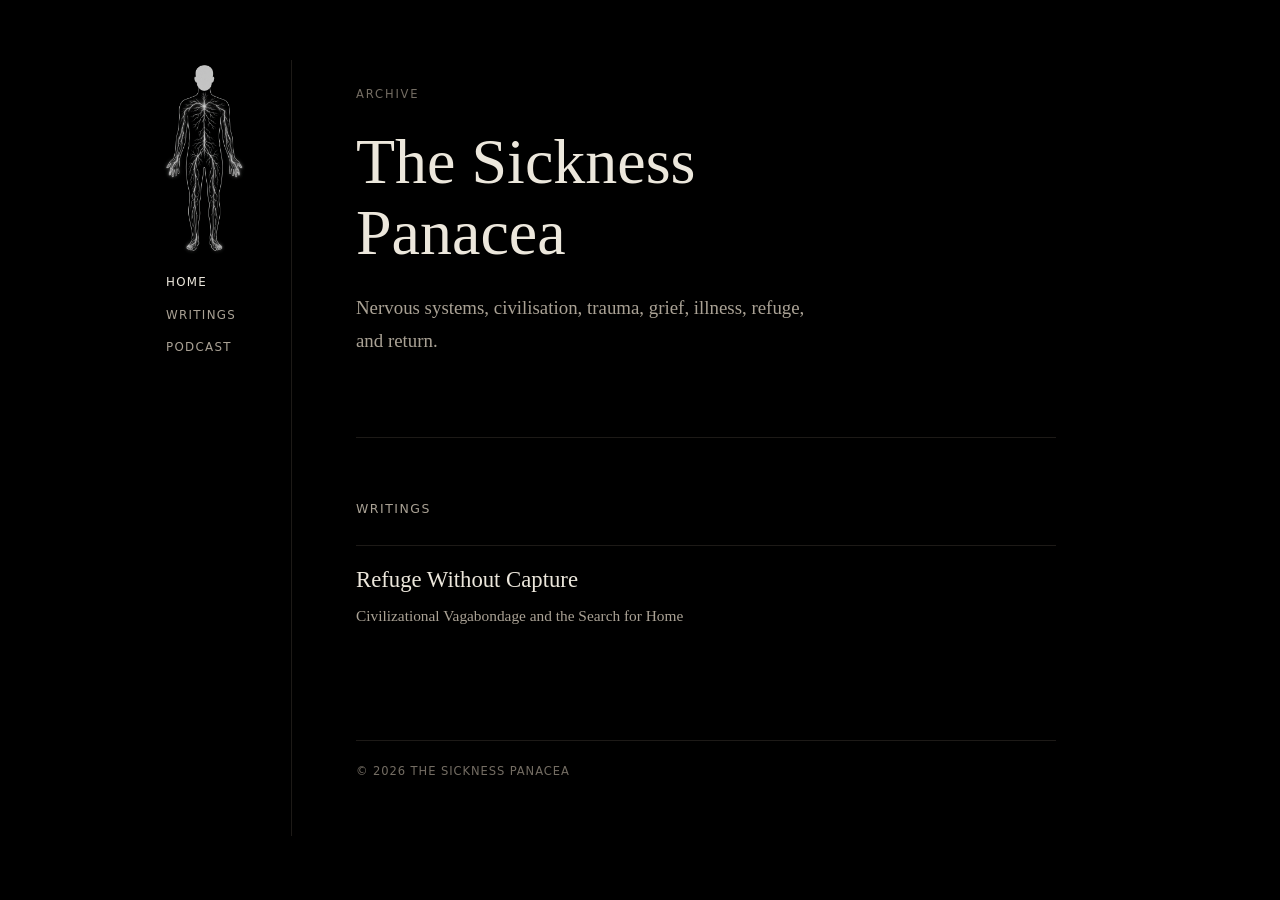
<file: index.html>
<!doctype html>
<html lang="en">
  <head>
    <meta charset="utf-8">
    <meta name="viewport" content="width=device-width, initial-scale=1">
    <title>The Sickness Panacea</title>
    <meta
      name="description"
      content="Writings on nervous systems, civilisation, trauma, grief, illness, refuge, and return."
    >
    <link rel="stylesheet" href="style.css">
  </head>
  <body>
    <div class="site-shell">
      <header class="site-header" aria-label="Site header">
        <a class="brand" href="index.html" aria-label="The Sickness Panacea home">
          <img src="assets/tsp-ans-base.png" alt="The Sickness Panacea logo">
        </a>
        <nav class="site-nav" aria-label="Primary navigation">
          <a href="index.html" aria-current="page">Home</a>
          <a href="#writings">Writings</a>
          <a href="podcast.html">Podcast</a>
        </nav>
      </header>

      <main>
        <section class="intro" aria-labelledby="site-title">
          <p class="kicker">Archive</p>
          <h1 id="site-title">The Sickness Panacea</h1>
          <p class="subtitle">
            Nervous systems, civilisation, trauma, grief, illness, refuge, and
            return.
          </p>
        </section>

        <section class="archive-list" id="writings" aria-labelledby="writings-title">
          <h2 id="writings-title">Writings</h2>
          <article class="archive-entry">
            <a href="posts/refuge-without-capture.html">
              <span class="entry-title">Refuge Without Capture</span>
              <span class="entry-note">
                Civilizational Vagabondage and the Search for Home
              </span>
            </a>
          </article>
        </section>
      </main>

      <footer class="site-footer">
        <p>&copy; <span data-current-year></span> The Sickness Panacea</p>
      </footer>
    </div>
    <script>
      document.querySelectorAll("[data-current-year]").forEach((year) => {
        year.textContent = new Date().getFullYear();
      });
    </script>
  </body>
</html>
</file>
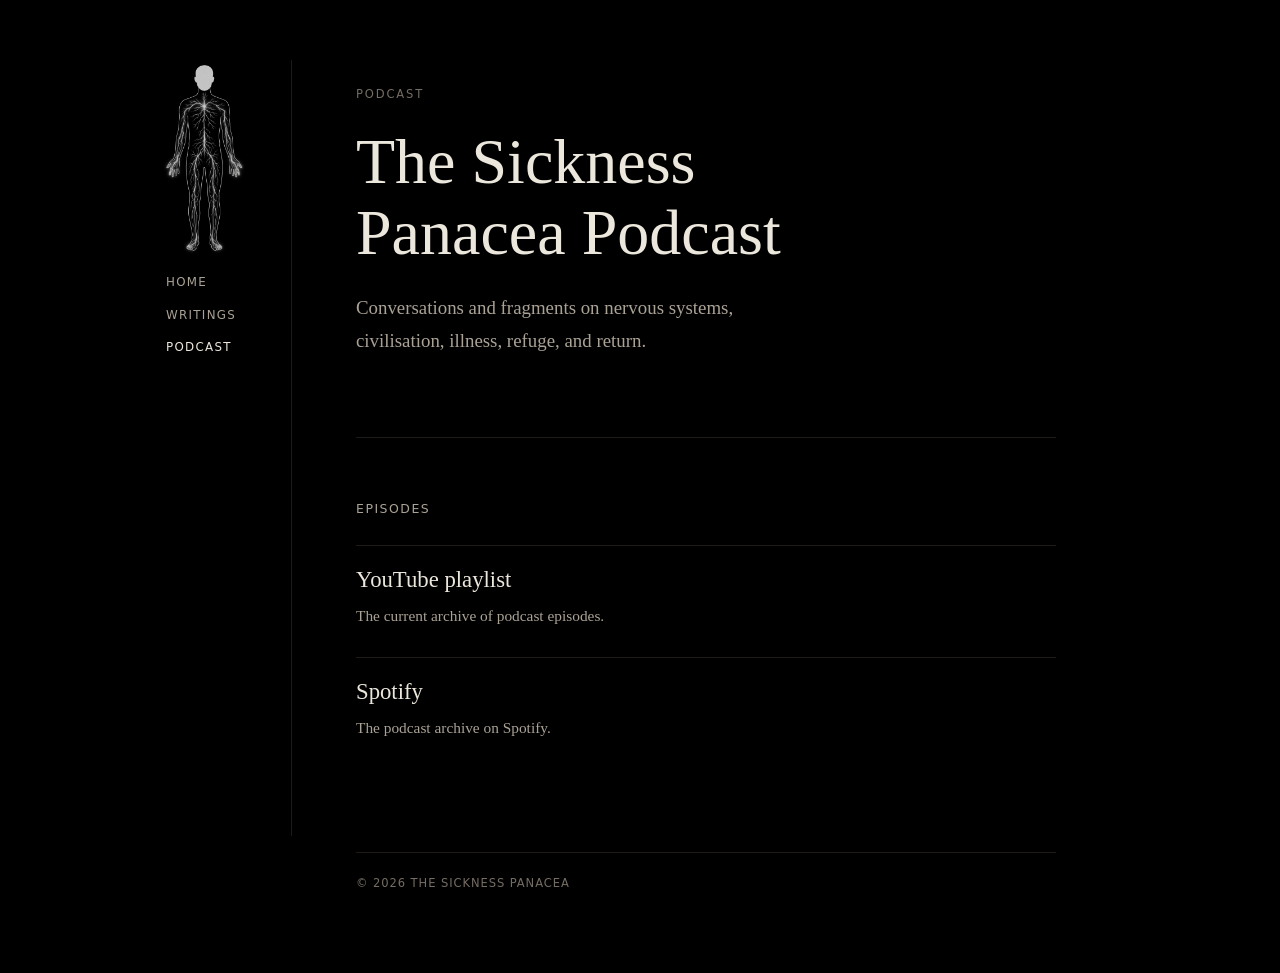
<file: podcast.html>
<!doctype html>
<html lang="en">
  <head>
    <meta charset="utf-8">
    <meta name="viewport" content="width=device-width, initial-scale=1">
    <title>Podcast - The Sickness Panacea</title>
    <meta
      name="description"
      content="The Sickness Panacea podcast."
    >
    <link rel="stylesheet" href="style.css">
  </head>
  <body>
    <div class="site-shell">
      <header class="site-header" aria-label="Site header">
        <a class="brand" href="index.html" aria-label="The Sickness Panacea home">
          <img src="assets/tsp-ans-base.png" alt="The Sickness Panacea logo">
        </a>
        <nav class="site-nav" aria-label="Primary navigation">
          <a href="index.html">Home</a>
          <a href="index.html#writings">Writings</a>
          <a href="podcast.html" aria-current="page">Podcast</a>
        </nav>
      </header>

      <main>
        <section class="intro" aria-labelledby="podcast-title">
          <p class="kicker">Podcast</p>
          <h1 id="podcast-title">The Sickness Panacea Podcast</h1>
          <p class="subtitle">
            Conversations and fragments on nervous systems, civilisation,
            illness, refuge, and return.
          </p>
        </section>

        <section class="archive-list" aria-labelledby="episodes-title">
          <h2 id="episodes-title">Episodes</h2>
          <article class="archive-entry">
            <a
              href="https://www.youtube.com/playlist?list=PLTsJO3qq2h02RzRa3wcxJq14iagQq2JB6"
              target="_blank"
              rel="noopener noreferrer"
            >
              <span class="entry-title">YouTube playlist</span>
              <span class="entry-note">
                The current archive of podcast episodes.
              </span>
            </a>
          </article>
          <article class="archive-entry">
            <a
              href="https://open.spotify.com/show/2OgM4KuCqoZz97LIRK2ecM?si=a16d2b7efd5c426c"
              target="_blank"
              rel="noopener noreferrer"
            >
              <span class="entry-title">Spotify</span>
              <span class="entry-note">
                The podcast archive on Spotify.
              </span>
            </a>
          </article>
        </section>
      </main>

      <footer class="site-footer">
        <p>&copy; <span data-current-year></span> The Sickness Panacea</p>
      </footer>
    </div>
    <script>
      document.querySelectorAll("[data-current-year]").forEach((year) => {
        year.textContent = new Date().getFullYear();
      });
    </script>
  </body>
</html>
</file>
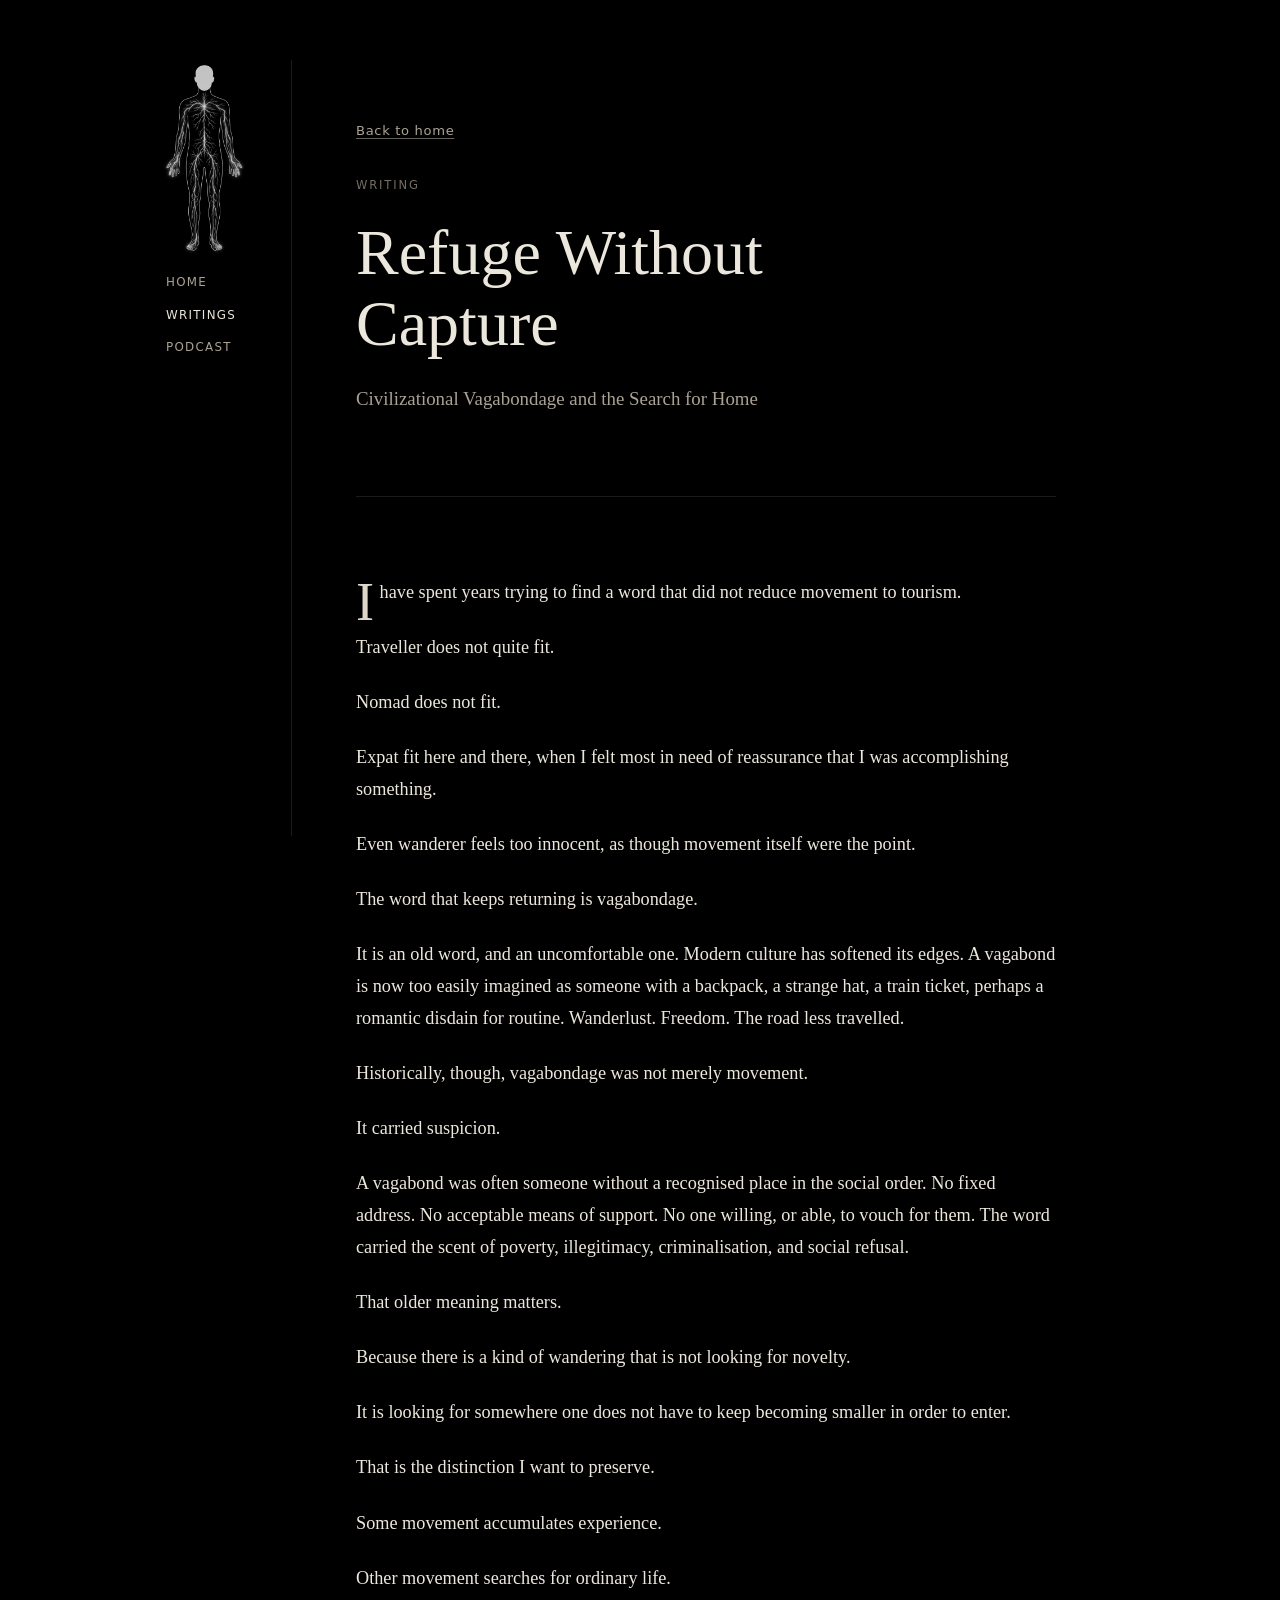
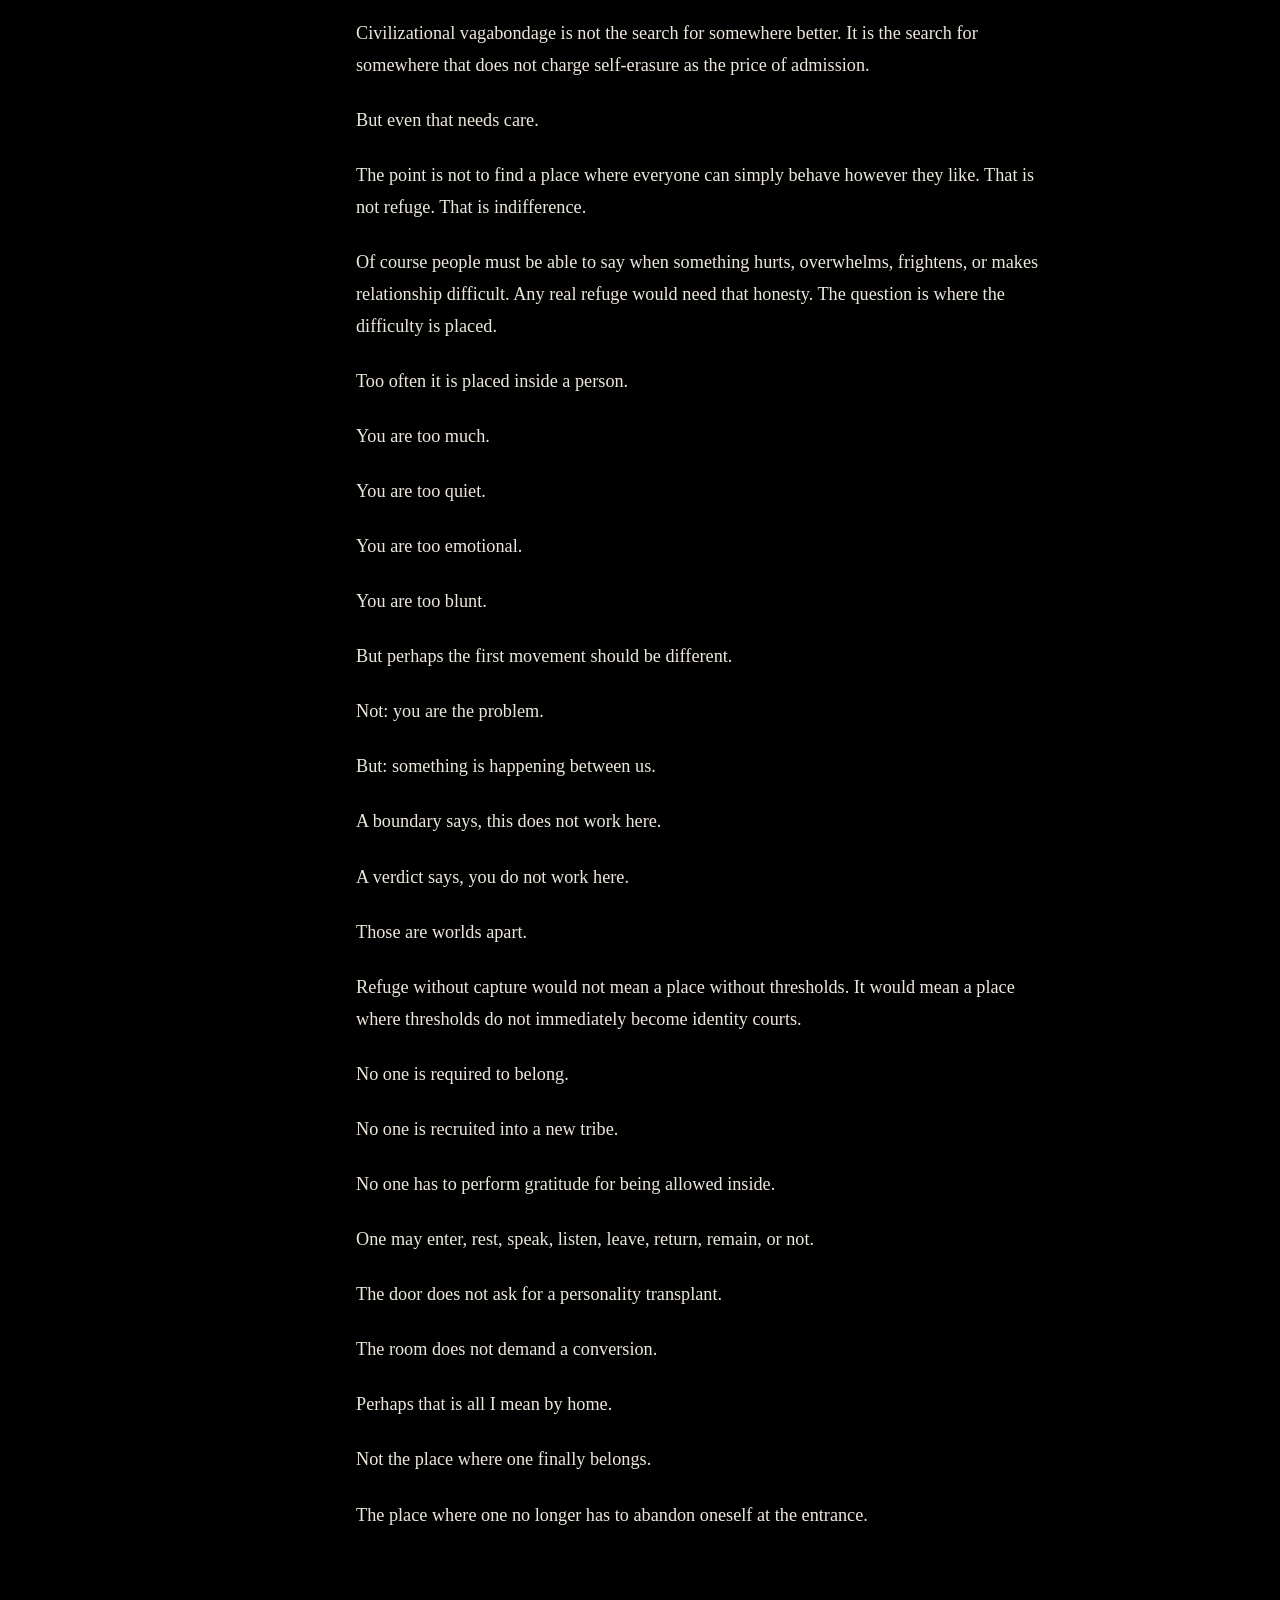
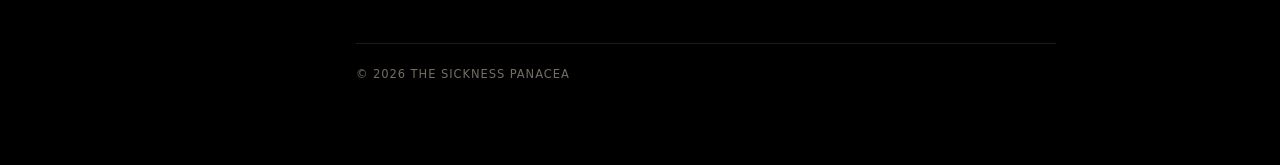
<file: posts/refuge-without-capture.html>
<!doctype html>
<html lang="en">
  <head>
    <meta charset="utf-8">
    <meta name="viewport" content="width=device-width, initial-scale=1">
    <title>Refuge Without Capture - The Sickness Panacea</title>
    <meta
      name="description"
      content="Civilizational Vagabondage and the Search for Home."
    >
    <link rel="stylesheet" href="../style.css">
  </head>
  <body>
    <div class="site-shell">
      <header class="site-header" aria-label="Site header">
        <a class="brand" href="../index.html" aria-label="The Sickness Panacea home">
          <img src="../assets/tsp-ans-base.png" alt="The Sickness Panacea logo">
        </a>
        <nav class="site-nav" aria-label="Primary navigation">
          <a href="../index.html">Home</a>
          <a href="../index.html#writings" aria-current="page">Writings</a>
          <a href="../podcast.html">Podcast</a>
        </nav>
      </header>

      <main>
        <article>
          <header class="article-header">
            <a class="back-link" href="../index.html">Back to home</a>
            <p class="kicker">Writing</p>
            <h1>Refuge Without Capture</h1>
            <p class="subtitle">
              Civilizational Vagabondage and the Search for Home
            </p>
          </header>

          <div class="essay">
            <p>
              I have spent years trying to find a word that did not reduce
              movement to tourism.
            </p>

            <p>Traveller does not quite fit.</p>

            <p>Nomad does not fit.</p>

            <p>
              Expat fit here and there, when I felt most in need of reassurance
              that I was accomplishing something.
            </p>

            <p>
              Even wanderer feels too innocent, as though movement itself were
              the point.
            </p>

            <p>The word that keeps returning is vagabondage.</p>

            <p>
              It is an old word, and an uncomfortable one. Modern culture has
              softened its edges. A vagabond is now too easily imagined as
              someone with a backpack, a strange hat, a train ticket, perhaps a
              romantic disdain for routine. Wanderlust. Freedom. The road less
              travelled.
            </p>

            <p>Historically, though, vagabondage was not merely movement.</p>

            <p>It carried suspicion.</p>

            <p>
              A vagabond was often someone without a recognised place in the
              social order. No fixed address. No acceptable means of support. No
              one willing, or able, to vouch for them. The word carried the
              scent of poverty, illegitimacy, criminalisation, and social
              refusal.
            </p>

            <p>That older meaning matters.</p>

            <p>
              Because there is a kind of wandering that is not looking for
              novelty.
            </p>

            <p>
              It is looking for somewhere one does not have to keep becoming
              smaller in order to enter.
            </p>

            <p>That is the distinction I want to preserve.</p>

            <p>Some movement accumulates experience.</p>

            <p>Other movement searches for ordinary life.</p>

            <p>
              Civilizational vagabondage is not the search for somewhere better.
              It is the search for somewhere that does not charge self-erasure
              as the price of admission.
            </p>

            <p>But even that needs care.</p>

            <p>
              The point is not to find a place where everyone can simply behave
              however they like. That is not refuge. That is indifference.
            </p>

            <p>
              Of course people must be able to say when something hurts,
              overwhelms, frightens, or makes relationship difficult. Any real
              refuge would need that honesty. The question is where the
              difficulty is placed.
            </p>

            <p>Too often it is placed inside a person.</p>

            <p>You are too much.</p>

            <p>You are too quiet.</p>

            <p>You are too emotional.</p>

            <p>You are too blunt.</p>

            <p>But perhaps the first movement should be different.</p>

            <p>Not: you are the problem.</p>

            <p>But: something is happening between us.</p>

            <p>A boundary says, this does not work here.</p>

            <p>A verdict says, you do not work here.</p>

            <p>Those are worlds apart.</p>

            <p>
              Refuge without capture would not mean a place without thresholds.
              It would mean a place where thresholds do not immediately become
              identity courts.
            </p>

            <p>No one is required to belong.</p>

            <p>No one is recruited into a new tribe.</p>

            <p>No one has to perform gratitude for being allowed inside.</p>

            <p>
              One may enter, rest, speak, listen, leave, return, remain, or not.
            </p>

            <p>The door does not ask for a personality transplant.</p>

            <p>The room does not demand a conversion.</p>

            <p>Perhaps that is all I mean by home.</p>

            <p>Not the place where one finally belongs.</p>

            <p>
              The place where one no longer has to abandon oneself at the
              entrance.
            </p>
          </div>
        </article>
      </main>

      <footer class="site-footer">
        <p>&copy; <span data-current-year></span> The Sickness Panacea</p>
      </footer>
    </div>
    <script>
      document.querySelectorAll("[data-current-year]").forEach((year) => {
        year.textContent = new Date().getFullYear();
      });
    </script>
  </body>
</html>
</file>
<file: style.css>
:root {
  color-scheme: dark;
  --shell-max: 980px;
  --shell-gutter: 1.25rem;
  --rail-width: 142px;
  --rail-gap: clamp(2.25rem, 5vw, 4rem);
  --rail-top: clamp(2.25rem, 5vw, 3.75rem);
  --bg: #000;
  --panel: #000;
  --text: #ece7dc;
  --muted: #aaa295;
  --faint: #746d63;
  --line: #1d1a17;
  --hover: #ded6c8;
}

* {
  box-sizing: border-box;
}

html {
  background: var(--bg);
  font-size: 16px;
}

body {
  margin: 0;
  min-height: 100vh;
  background: var(--bg);
  color: var(--text);
  font-family: Georgia, "Times New Roman", Times, serif;
  line-height: 1.75;
}

body::selection {
  background: #e8dcc6;
  color: #050505;
}

a {
  color: var(--text);
  text-decoration-color: rgba(236, 231, 220, 0.42);
  text-decoration-thickness: 1px;
  text-underline-offset: 0.22em;
  transition: color 160ms ease, text-decoration-color 160ms ease;
}

a:hover,
a:focus-visible {
  color: var(--hover);
  text-decoration-color: var(--hover);
}

.site-shell {
  width: min(100% - 2.5rem, var(--shell-max));
  margin: 0 auto;
  padding: var(--rail-top) 0 5rem;
}

.site-shell > main {
  max-width: 700px;
  margin-left: calc(var(--rail-width) + var(--rail-gap));
}

.site-footer {
  max-width: 700px;
  margin: clamp(4rem, 10vw, 7rem) 0 0 calc(var(--rail-width) + var(--rail-gap));
  padding-top: 1.25rem;
  border-top: 1px solid var(--line);
}

.site-footer p {
  margin: 0;
  color: var(--faint);
  font-family: ui-sans-serif, system-ui, -apple-system, BlinkMacSystemFont, "Segoe UI", sans-serif;
  font-size: 0.72rem;
  letter-spacing: 0.08em;
  text-transform: uppercase;
}

.site-header {
  position: fixed;
  top: var(--rail-top);
  bottom: 4rem;
  left: max(var(--shell-gutter), calc((100vw - var(--shell-max)) / 2));
  display: flex;
  flex-direction: column;
  align-items: flex-start;
  gap: 1.15rem;
  width: var(--rail-width);
  padding: 0 1.25rem 0 0;
  border-right: 1px solid var(--line);
}

.brand {
  display: inline-flex;
  align-items: center;
  text-decoration: none;
}

.brand img {
  display: block;
  width: min(108px, 100%);
  height: auto;
  opacity: 0.82;
}

.site-nav {
  display: flex;
  flex-direction: column;
  gap: 0.75rem;
  margin-left: 16px;
  font-family: ui-sans-serif, system-ui, -apple-system, BlinkMacSystemFont, "Segoe UI", sans-serif;
  font-size: 0.74rem;
  letter-spacing: 0.11em;
  text-transform: uppercase;
}

.site-nav a {
  color: var(--muted);
  text-decoration: none;
}

.site-nav a:hover,
.site-nav a:focus-visible,
.site-nav a[aria-current="page"] {
  color: var(--text);
}

.intro {
  padding-top: clamp(0.5rem, 2vw, 1.5rem);
  padding-bottom: clamp(3rem, 7vw, 5rem);
  border-bottom: 1px solid var(--line);
}

.kicker {
  margin: 0 0 1.35rem;
  color: var(--faint);
  font-family: ui-sans-serif, system-ui, -apple-system, BlinkMacSystemFont, "Segoe UI", sans-serif;
  font-size: 0.72rem;
  letter-spacing: 0.16em;
  text-transform: uppercase;
}

h1,
h2 {
  margin: 0;
  font-weight: 400;
  line-height: 1.12;
}

h1 {
  max-width: 14ch;
  font-size: clamp(2.2rem, 6vw, 4rem);
}

h2 {
  color: var(--muted);
  font-size: 0.78rem;
  font-family: ui-sans-serif, system-ui, -apple-system, BlinkMacSystemFont, "Segoe UI", sans-serif;
  letter-spacing: 0.12em;
  text-transform: uppercase;
}

.subtitle {
  max-width: 29rem;
  margin: 1.45rem 0 0;
  color: var(--muted);
  font-size: clamp(1.02rem, 2.1vw, 1.18rem);
  line-height: 1.72;
}

.archive-list {
  padding-top: clamp(2.4rem, 6vw, 4rem);
}

.archive-entry {
  margin-top: 1.8rem;
  padding: 1.15rem 0 0;
  border-top: 1px solid var(--line);
}

.archive-entry a {
  display: block;
  text-decoration: none;
}

.entry-title {
  display: block;
  color: var(--text);
  font-size: clamp(1.16rem, 2.5vw, 1.42rem);
  line-height: 1.45;
}

.entry-note {
  display: block;
  margin-top: 0.35rem;
  color: var(--muted);
  font-size: 0.96rem;
  line-height: 1.65;
}

.archive-entry a:hover .entry-title,
.archive-entry a:focus-visible .entry-title {
  text-decoration: underline;
  text-decoration-thickness: 1px;
  text-underline-offset: 0.16em;
}

.article-header {
  padding-top: clamp(1.25rem, 5vw, 3.5rem);
  padding-bottom: clamp(3rem, 8vw, 5rem);
  border-bottom: 1px solid var(--line);
}

.article-header h1 {
  max-width: 14ch;
}

.back-link {
  display: inline-block;
  margin-bottom: 2rem;
  color: var(--muted);
  font-family: ui-sans-serif, system-ui, -apple-system, BlinkMacSystemFont, "Segoe UI", sans-serif;
  font-size: 0.82rem;
  letter-spacing: 0.05em;
}

.essay {
  padding-top: clamp(3rem, 8vw, 5rem);
  font-size: clamp(1.04rem, 2vw, 1.14rem);
}

.essay p {
  margin: 0 0 1.45rem;
}

.essay p:first-child::first-letter {
  color: var(--hover);
  float: left;
  padding: 0.12rem 0.34rem 0 0;
  font-size: 3.4rem;
  line-height: 0.86;
}

@media (max-width: 760px) {
  .site-shell {
    display: block;
    width: min(100% - 1.35rem, 720px);
    padding-top: 1.25rem;
  }

  .site-shell > main {
    max-width: none;
    margin-left: 0;
  }

  .site-footer {
    max-width: none;
    margin-left: 0;
  }

  .site-header {
    position: static;
    top: auto;
    bottom: auto;
    left: auto;
    flex-direction: row;
    align-items: flex-start;
    justify-content: space-between;
    gap: 1rem;
    min-height: 0;
    width: auto;
    padding-bottom: 3.75rem;
    padding-right: 0;
    border-right: 0;
  }

  .brand img {
    width: 68px;
  }

  .site-nav {
    align-items: flex-end;
    gap: 0.85rem;
    margin-left: 0;
    padding-top: 0.28rem;
    font-size: 0.72rem;
  }

  .intro {
    padding-top: 1rem;
    padding-bottom: 3.5rem;
  }
}
</file>
